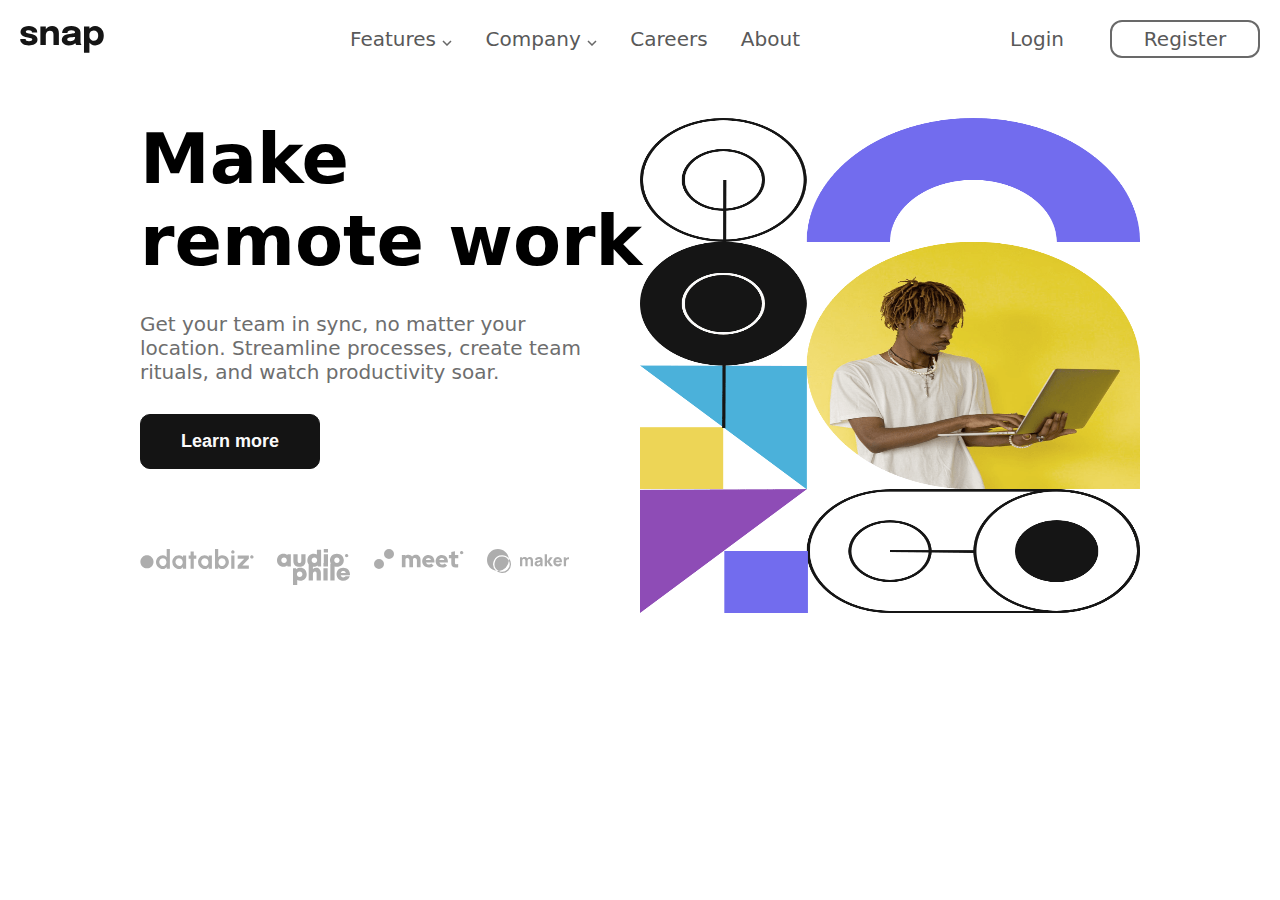
<file: index.html>
<!DOCTYPE html>
<html lang="en">
  <head>
    <meta charset="UTF-8">
    <meta http-equiv="X-UA-Compatible" content="IE=edge">
    <meta name="viewport" content="width=device-width, initial-scale=1.0">
    <title>Snap</title>
    <style> @import url('https://fonts.googleapis.com/css2?family=Epilogue:wght@500;700&display=swap'); </style>
    <link rel="stylesheet" href="./style.css">
  </head>

  <body>
    <nav>
      
      <div class="container">
        <div class="snap-logo"> <img src="./images/logo.svg" alt=""> </div>
        <ul class="nav">
          <li>
            <a href="">
              Features 
            </a>
            <img class="arrow-down" src="./images/icon-arrow-down.svg" alt="" id="feature-arrow"> 
            <div id="featureContent" >
              <ul>
                <li> 
                  <a href="#">
                    <img src="./images/icon-todo.svg" alt=""> 
                    Todo list
                  </a>
                </li>
                <li> 
                  <a href="#">
                    <img src="./images/icon-calendar.svg" alt="">
                    Calenders
                  </a> 
                </li>
                <li> 
                  <a href="#">
                    <img src="./images/icon-reminders.svg" alt="">
                    Reminders 
                  </a> 
                </li>
                <li> 
                  <a href="#">
                    <img src="./images/icon-planning.svg" alt="">
                    Planning 
                  </a> 
                </li>
              </ul>
            </div>
          </li>
        
          <li>
            <a href="#">
              Company 
            </a>
            <img class="arrow-down" src="./images/icon-arrow-down.svg"alt="" id="company-arrow">
            <div id="companyContent" >
              <ul>
                <li> <a href="#">History</a> </li>
                <li> <a href="#"> Our team</a></li>
                <li> <a href="#">Blog</a> </li>
              </ul>
            </div>
          </li>
           
          <li> <a href="">  Careers </a></li>
          <li> <a href="">  About </a></li>
        </ul>
        
        <ul class="registration">
          <li> <a href="#">Login</a> </li>
          <li class="register"> <a href="#">Register</a> </li>
        </ul>

        <img src="./images/icon-menu.svg"  alt="" width="35px" height="20px" class="menu">
        <div  class="side-nav">
          <ul id="dropdown-content">
            <div class="close-menu">
              <img src="./images/icon-close-menu.svg" alt="">
            </div>  
            <li> 
              <a href="#"> Features </a> 
              <img src="./images/icon-arrow-down.svg" id="feature-sidebar" alt="">
              <ul id="feature-sidebar-link">
                <li> 
                  <a href="#">
                    <img src="./images/icon-todo.svg" alt=""> 
                    Todo list
                  </a>
                </li>
                <li> 
                  <a href="#">
                    <img src="./images/icon-calendar.svg" alt="">
                    Calenders
                  </a> 
                </li>
                <li> 
                  <a href="#">
                    <img src="./images/icon-reminders.svg" alt="">
                    Reminders 
                  </a> 
                </li>
                <li> 
                  <a href="#">
                    <img src="./images/icon-planning.svg" alt="">
                    Planning 
                  </a> 
                </li>
              </ul>
            </li>
            <li> 
              <a href=""> Company </a> 
              <img src="./images/icon-arrow-down.svg" alt="" id="company-sidebar">
              <ul id="company-sidebar-link">
                <li> <a href="#">History</a> </li>
                <li> <a href="#"> Our team</a></li>
                <li> <a href="#">Blog</a> </li>
              </ul>
            </li>
            <li> <a href="#"> Careers</a></li>
            <li><a href="#"> About </a> </li>
            <div class="login-div">
              <li>login</li>
              <li class="spanRegister">Register</li>
            </div>
          </ul>
        </div>
      </div>
    </nav>


    <header class="header">
      <div class="container-header">
        <img class="image" src="./images/image-hero-desktop.png" alt="">
        <img class="mobile"  src="./images/image-hero-mobile.png" alt=""    >
        <div class="paragraph">
          <h1>Make <span class="nowrap">  remote work</span></h1>
          <p>Get your team in sync, no matter your location. Streamline processes, 
            create team rituals, and watch productivity soar.
          </p>
          <button class="button">Learn more</button>
        <div class="container-section">
          <div>
            <img src="./images/client-databiz.svg" alt="">
          </div>
          <div>
            <img src="./images/client-audiophile.svg" alt="">
          </div>
          <div>
            <img src="./images/client-meet.svg" alt="">
          </div>
          <div>
            <img src="./images/client-maker.svg" alt="">
          </div>
        </div>
      </div>
      </div>
    </header>

    <script src="./Snap.js"></script>
  </body>
</html>
</file>
<file: style.css>
/* BASIC STYLES  */

*{
  box-sizing: border-box;
  margin: 0px;
  padding: 0px;
}

body{
  font-family:system-ui, -apple-system, BlinkMacSystemFont, 'Segoe UI', Roboto, Oxygen, Ubuntu, Cantarell, 'Open Sans', 'Helvetica Neue', sans-serif;
  font-size: 20px;
  margin: 20px;
}

ul{
  list-style: none;
}

li{
  cursor: pointer;
  list-style: none;
  color: hsl(0, 0%, 35%);
} 

h1{
  font-size: 70px;
  width: 500px;
}

p{
  margin: 30px 0px;
  width: 450px;
  line-height: 24px;
  color: hsl(0, 0%, 43%);
}

a{
  color: hsl(0, 0%, 35%);
  text-decoration: none;
}

li:hover{
  color:black;
  font-weight: 500;
  
}

.container, .nav, .snap-logo, .list, .container-header, .container-section{
  display: flex;
}

.mobile, .side-nav, .menu, .close-menu, #dropdown-content{
  display: none;
}

/* NAV STYLES */

.snap-logo{
  display: flex;
  align-items: center;
  width: 120px;
}

.container{
  width: 100%;
  align-items: center;
  justify-content: space-between;
  margin-bottom: 60px;
}

.nav{
  justify-content: space-between;
  width: 450px;
}


#feature-sidebar-link, #company-sidebar-link{
  display: none;
  padding-left: 30px;
}

.registration{
  width: 100%;
  display: flex;
  flex-direction: row;
  align-items: center;
  width: 250px;
  text-align: center; 
  justify-content: space-between;
}

.register{
  color: #696969 ;
  border: 2px solid hsl(0, 0%, 41%);
  width: 150px;
  border-radius: 12px;
  cursor: pointer;
  padding: 5px 0px;
}

#featureContent{
  display: none;
  font-size: 17px;
  text-align: left;
  background-color: white;
  margin: 20px 0px 0px -30px;
  border-radius: 10px;
  box-shadow: 0px 1px 10px  #888;
  padding: 10px  0px  10px 10px;
  position: absolute;
  cursor: pointer;
}

#companyContent{
  display: none; 
  text-align: left;
  background-color: white;
  margin: 20px 0px 0px 0px;
  width: 120px;
  border-radius: 10px;
  box-shadow: 0px 1px 10px  #888;
  padding: 10px 0 10px 10px;
  position: absolute;
  cursor: pointer;
}

#featureContent ul li, #companyContent ul li{
  padding: 6px 15px;
}

#featureContent ul li img{
  margin: 0px 10px 0px 0px;
}

/* HEDAER STYLES */

.container-header{
  flex-direction: row-reverse;
  justify-content: center;
} 

.nowrap{
 white-space: nowrap;
}

.image{
  width: 100%;
  max-width: 500px;
  height: 495px;
}


.button{
  font-weight: 600;
  font-size: 18px;
  color: hsl(0, 0%, 98%) ;
  width: 180px;
  height: 55px;
  border: 1px solid hsl(0, 0%, 8%);
  border-radius: 10px;
  background-color: hsl(0, 0%, 8%);
}

.button:hover{
  color:  hsl(0, 0%, 8%);
  background-color:hsl(0, 0%, 98%) ;
  font-weight: 900;
}

/* SECTION STYLES */

.container-section{
  max-width: 430px; 
  margin-top: 80px;
  justify-content: space-between;
} 



@media(min-width:590px) and (max-width:866px){
  .container{
    align-items: center;
  }

  .nav{
    min-width: 400px;
    display: none;
  }

  .snap-logo{
    padding-right: 0px;
  }


  .container-header{
    justify-content: center;
    overflow:visible;
  }

  .paragraph h1{
    font-size: 8vw;
    width: 300px;
  }
  .paragraph{
    width: 450px;
  }
  .paragraph p{
    font-size: 2.5vw;
    width: 350px;
  }

  .image{
    max-width: 350px;
    min-width:200px ;
    width: 100%;
    height: auto;
  }

  .container-section{
    justify-content: space-between;
    max-width: 390px;
  }
}



@media  (max-width:589px){

/* BASIC STYLES  */

  body{
    height: 1000px;
    margin: 30px 5px;
    padding: 0px;
  }

  h1{
    padding-top: 60px;
    padding-left: 7px;
    font-size: 45px;
    width: 100%;
  }

  p{
    line-height: 25.5px;
    width: 400px;
    margin-left: 20px;
  }

  .snap-logo{
    padding: 0px;
    margin: 0px;
  }
 
  .container{
    justify-content: space-between;
    min-width: 381px;
    margin: 0px 15px;
  }
  

  .nav, .registration, .image{
    display: none;
  }

  .menu, .mobile, .container-header, .snap-logo{
    display: flex;
  }

/* SIDE NAV STYLES MOBILE */

  #dropdown-content, .close-menu{
    display: block;
  }

  .menu{
    position: relative;
    right:20px;
  }

  .side-nav{
    display: none;
    position: fixed;
    top:0px;
    right: 0px;
    cursor: pointer;
    max-width: 2011px;
    height: 1024px;
    background-color: rgb(244, 244, 244);
    margin: 0px 0px 0px -14px;  
    border-radius: 5px;
    padding: 30px 7px 0px 25px;
    cursor: pointer;
    box-shadow:  1px 2px 20px 2px #888;
  }

  .close-menu{
    display: block;
    margin-bottom: 70px;
    margin-right: 10px;
    text-align: right;
  }

  #dropdown-content a{
    line-height: 60px;
  }

  .login-div{
    display: flex;
    flex-direction: column;
    align-items: center;
    text-align: center;
    font-size: 17px;
    margin-top: 20px;
  }

  .spanRegister{
    border: 2px solid #8c8b8b;
    margin-top: 18px;
    width: 165px;
    padding: 9px 0px;
    text-align: center;
    border-radius: 14px;
    cursor: pointer;
  }

/* HEADER STYLES MOBILE */

  .container-header{
    flex-direction: column;
    text-align: center;
    margin:60px 20px;
   }

  .mobile{
    flex-direction: column;
    min-width: 250px ;
    width: 100%;
    height: auto;
    align-items: center; 
  }

  .paragraph p {
    font-size: 18px;
  }

 .paragraph{
    width: 100%;
    display: flex;
    flex-direction: column;
    align-items: center;
   text-align: center;
  }

/* SECTION STYLES MOBILE */


  .container-section{
    justify-content: space-between;
    width: 625px;
    margin: 0px;
    margin-top: -25px;
    padding: 90px 10px;
  }
}
</file>
